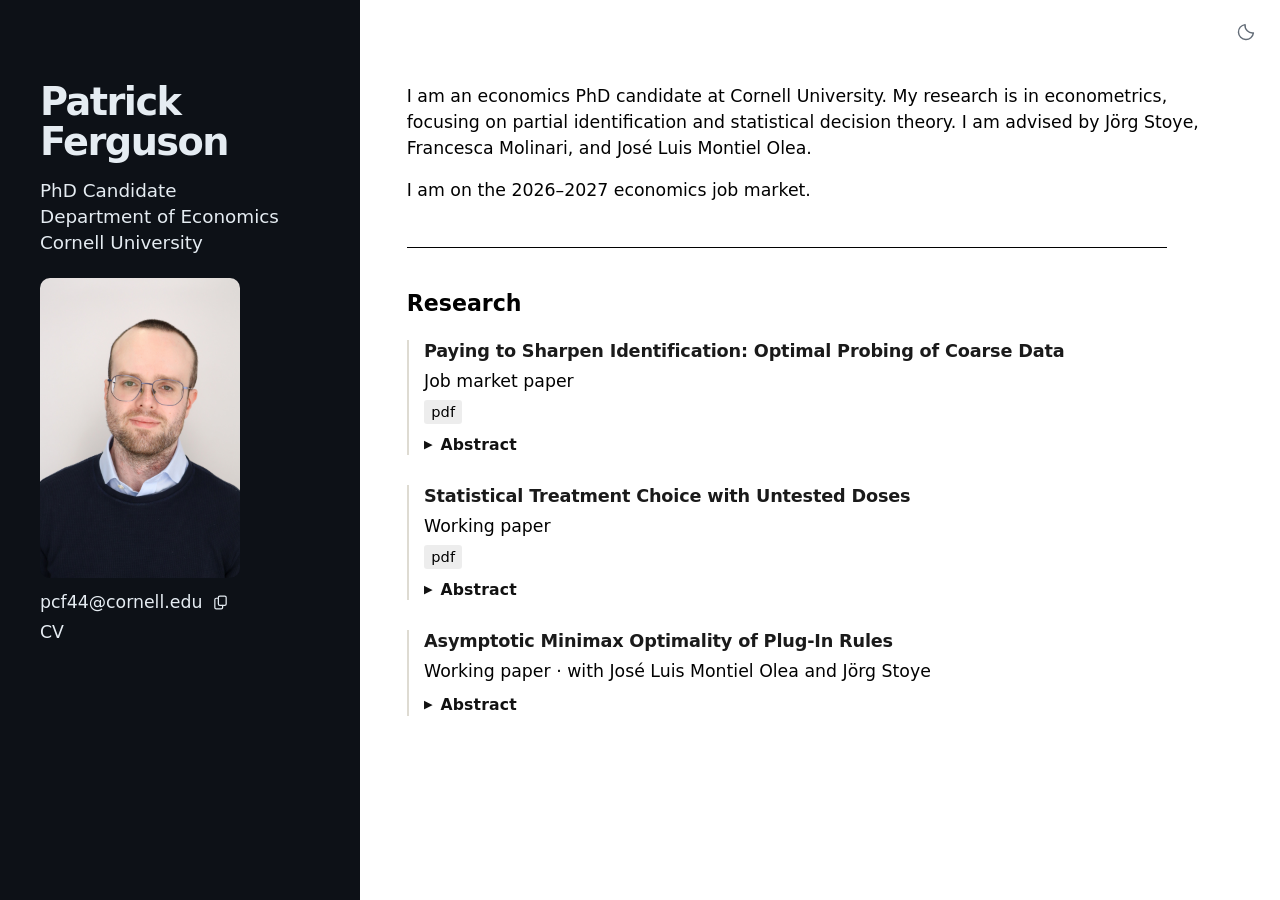
<file: index.html>
<!DOCTYPE html>
<html xmlns="http://www.w3.org/1999/xhtml" lang="en" xml:lang="en"><head>

<meta charset="utf-8">
<meta name="generator" content="quarto-1.9.38">

<meta name="viewport" content="width=device-width, initial-scale=1.0, user-scalable=yes">

<meta name="description" content="Patrick Ferguson is an economics PhD candidate at Cornell University. His research is in econometrics, focusing on partial identification and statistical decision theory.">

<title>Patrick Ferguson</title>
<style>
/* Default styles provided by pandoc.
** See https://pandoc.org/MANUAL.html#variables-for-html for config info.
*/
code{white-space: pre-wrap;}
span.smallcaps{font-variant: small-caps;}
div.columns{display: flex; gap: min(4vw, 1.5em);}
div.column{flex: auto; overflow-x: auto;}
div.hanging-indent{margin-left: 1.5em; text-indent: -1.5em;}
ul.task-list{list-style: none;}
ul.task-list li input[type="checkbox"] {
  width: 0.8em;
  margin: 0 0.8em 0.2em -1em; /* quarto-specific, see https://github.com/quarto-dev/quarto-cli/issues/4556 */ 
  vertical-align: middle;
}
</style>


<script src="site_libs/quarto-nav/quarto-nav.js"></script>
<script src="site_libs/clipboard/clipboard.min.js"></script>
<script src="site_libs/quarto-search/autocomplete.umd.js"></script>
<script src="site_libs/quarto-search/fuse.min.js"></script>
<script src="site_libs/quarto-search/quarto-search.js"></script>
<meta name="quarto:offset" content="./">
<link href="./favicon_3.svg" rel="icon" type="image/svg+xml">
<script src="site_libs/quarto-html/quarto.js" type="module"></script>
<script src="site_libs/quarto-html/tabsets/tabsets.js" type="module"></script>
<script src="site_libs/quarto-html/popper.min.js"></script>
<script src="site_libs/quarto-html/tippy.umd.min.js"></script>
<script src="site_libs/quarto-html/anchor.min.js"></script>
<link href="site_libs/quarto-html/tippy.css" rel="stylesheet">
<link href="site_libs/quarto-html/quarto-syntax-highlighting-15634bcf2e68342d4ad2dfa704d543f6.css" rel="stylesheet" id="quarto-text-highlighting-styles">
<script src="site_libs/bootstrap/bootstrap.min.js"></script>
<link href="site_libs/bootstrap/bootstrap-icons.css" rel="stylesheet">
<link href="site_libs/bootstrap/bootstrap-7cef84fe6ef0cf9919dc56c29799a4d2.min.css" rel="stylesheet" append-hash="true" id="quarto-bootstrap" data-mode="light">
<script id="quarto-search-options" type="application/json">{
  "location": "sidebar",
  "copy-button": false,
  "collapse-after": 3,
  "panel-placement": "start",
  "type": "textbox",
  "limit": 50,
  "keyboard-shortcut": [
    "f",
    "/",
    "s"
  ],
  "show-item-context": false,
  "language": {
    "search-no-results-text": "No results",
    "search-matching-documents-text": "matching documents",
    "search-copy-link-title": "Copy link to search",
    "search-hide-matches-text": "Hide additional matches",
    "search-more-match-text": "more match in this document",
    "search-more-matches-text": "more matches in this document",
    "search-clear-button-title": "Clear",
    "search-text-placeholder": "",
    "search-detached-cancel-button-title": "Cancel",
    "search-submit-button-title": "Submit",
    "search-label": "Search"
  }
}</script>
<!-- Add this file to format.html.include-in-header in your Quarto YAML. -->
<script>
(function () {
    "use strict";

    var root = document.documentElement;
    var storageKey = "patrick-ferguson-color-theme";
    var mobileLayout = window.matchMedia("(max-width: 640px)");
    var savedTheme = null;
    var button;

    function validTheme(value) {
        return value === "light" || value === "dark";
    }

    try {
        var stored = window.localStorage.getItem(storageKey);
        if (validTheme(stored)) savedTheme = stored;
    } catch (error) {
        // The control still works when browser storage is unavailable.
    }

    function applyTheme() {
        // Desktop starts with the dark sidebar and white reading area.
        // Mobile starts dark, independently of the device's color setting.
        var defaultTheme = mobileLayout.matches ? "dark" : "light";
        var theme = savedTheme || defaultTheme;
        root.setAttribute("data-site-theme", theme);

        if (button) {
            var label = theme === "dark" ? "Switch to light mode" : "Switch to dark mode";
            button.setAttribute("aria-label", label);
            button.setAttribute("title", label);
        }
    }

    // Run in the document head, before the page content is displayed.
    applyTheme();

    function mountButton() {
        if (document.getElementById("site-theme-toggle")) return;
        button = document.createElement("button");
        button.id = "site-theme-toggle";
        button.type = "button";
        button.className = "theme-toggle";
        button.innerHTML =
            '<svg class="theme-icon-moon" viewBox="0 0 24 24" aria-hidden="true" focusable="false">' +
            '<path d="M20.9 13.1A9 9 0 0 1 10.9 3.1 9 9 0 1 0 20.9 13.1Z"></path></svg>' +
            '<svg class="theme-icon-sun" viewBox="0 0 24 24" aria-hidden="true" focusable="false">' +
            '<circle cx="12" cy="12" r="4"></circle>' +
            '<path d="M12 2v2m0 16v2M2 12h2m16 0h2M4.9 4.9l1.4 1.4m11.4 11.4 1.4 1.4M4.9 19.1l1.4-1.4M17.7 6.3l1.4-1.4"></path></svg>';

        button.addEventListener("click", function () {
            savedTheme = root.getAttribute("data-site-theme") === "dark" ? "light" : "dark";
            try {
                window.localStorage.setItem(storageKey, savedTheme);
            } catch (error) {
                // Retain the selected theme for this page when storage is blocked.
            }
            applyTheme();
        });

        applyTheme();
        document.body.appendChild(button);
        root.classList.add("has-theme-toggle");
    }

    if (document.readyState === "loading") {
        document.addEventListener("DOMContentLoaded", mountButton, { once: true });
    } else {
        mountButton();
    }

    function onDefaultThemeChange() {
        if (!savedTheme) applyTheme();
    }
    if (mobileLayout.addEventListener) {
        mobileLayout.addEventListener("change", onDefaultThemeChange);
    } else if (mobileLayout.addListener) {
        mobileLayout.addListener(onDefaultThemeChange);
    }

    // Keep another open tab in sync with an explicit choice.
    window.addEventListener("storage", function (event) {
        if (event.key !== storageKey && event.key !== null) return;
        savedTheme = validTheme(event.newValue) ? event.newValue : null;
        applyTheme();
    });
})();
</script>


<meta property="og:title" content="Patrick Ferguson">
<meta property="og:description" content="Patrick Ferguson is an economics PhD candidate at Cornell University. His research is in econometrics, focusing on partial identification and statistical decision theory.">
<meta property="og:image" content="https://patrickcferguson.github.io/headshot-preview.png">
<meta property="og:site_name" content="Patrick Ferguson">
<meta property="og:image:alt" content="Patrick Ferguson">
</head>

<body class="quarto-light">

<div id="quarto-search-results"></div>
<!-- content -->
<div id="quarto-content" class="quarto-container page-columns page-rows-contents page-layout-full">
<!-- sidebar -->
<!-- margin-sidebar -->
    
<!-- main -->
<main class="content column-page" id="quarto-document-content"><header id="title-block-header" class="quarto-title-block"></header>




<style>
.profile-links .profile-link-separator {
  display: none;
}
@media (max-width: 640px) {
  .profile-links .profile-link-separator {
    display: inline;
    margin-inline: 7px;
  }
  .site-grid .profile-links .cv-link {
    margin-left: 0;
  }
}
</style>
<div class="site-grid">
<div class="side-col">
<div class="profile-name">
<p role="heading" aria-level="1">
Patrick Ferguson
</p>
</div>
<div class="profile-subtitle">
<p>
<span class="profile-role">PhD Candidate</span><br> <span class="profile-affiliation">Department of Economics<br> Cornell University</span>
</p>
</div>
<p><img src="headshot_September_15_70.jpg" class="profile-photo img-fluid" alt="Patrick Ferguson"></p>
<div class="profile-links">
<p><span class="email-row"> <a class="email-link" href="mailto:pcf44@cornell.edu">pcf44@cornell.edu</a> <button type="button" class="copy-email" data-email="pcf44@cornell.edu" aria-label="Copy email address" title="Copy email address"> <span class="copy-icon" aria-hidden="true"> <svg viewbox="0 0 24 24" focusable="false"> <rect x="9" y="3" width="11" height="13" rx="2"></rect> <path d="M15 16v3a2 2 0 0 1-2 2H6a2 2 0 0 1-2-2V8a2 2 0 0 1 2-2h3"></path> </svg> </span> <span class="copy-tooltip" role="status" aria-live="polite">Copied</span> </button> </span> <span class="profile-link-separator" aria-hidden="true">·</span> <a class="cv-link" href="Patrick_Ferguson_CV.pdf" target="_blank" rel="noopener">CV</a></p>
</div>
</div>
<div class="main-col">
<div class="mobile-about-label">
<p>About</p>
</div>
<div class="intro">
<p>I am an economics PhD candidate at Cornell University. My research is in econometrics, focusing on partial identification and statistical decision theory. I am advised by <a href="https://stoye.economics.cornell.edu/">Jörg Stoye</a>, <a href="https://francesca-molinari.github.io/">Francesca Molinari</a>, and <a href="https://joseluismontielolea.com/">José Luis Montiel Olea</a>.</p>
<p>I am on the 2026–2027 economics job market.</p>
</div>
<section id="research" class="level2">
<h2 class="anchored" data-anchor-id="research">Research</h2>
<section id="paying-to-sharpen-identification-optimal-probing-of-coarse-data" class="level3 paper-entry job-market-paper">
<h3 class="anchored" data-anchor-id="paying-to-sharpen-identification-optimal-probing-of-coarse-data">Paying to Sharpen Identification: Optimal Probing of Coarse Data</h3>
<div class="paper-status">
<p>Job market paper</p>
</div>
<div class="paper-download">
<p><a class="paper-pdf-link" href="Patrick_Ferguson_JMP.pdf" target="_blank" rel="noopener" aria-label="Read Paying to Sharpen Identification (PDF)">pdf</a></p>
</div>
<details class="paper-summary">
<summary><span>Abstract</span></summary>
<p>Observations that are rounded, mismeasured, missing, or otherwise coarsened can often be probed through follow-up questions, remeasurement, or linkage across data sources. This paper develops a framework for selecting which observations to probe under a budget constraint. The value of probing is measured by the reduction in identified-set diameter. For scalar expectations, and for univariate distributions under Wasserstein-1 distance, identified-set diameter decomposes into additive observation-level contributions. This decomposition yields a simple optimal nonrandomised probing rule: probe observations in decreasing order of expected diameter reduction per unit cost until the budget is exhausted. In a counterfactual survey-design application based on Manski and Straub’s (2000) analysis of worker expectations, targeting follow-up questions to the coarsest 25% of initially ambiguous responses captures 71% of the estimated identified-set diameter reduction attainable by questioning all respondents.</p>
<!-- I develop a framework for allocating costly refinement of coarse data to reduce identification uncertainty.
For a broad class of expectation and distributional targets, identified-set diameter decomposes into observation-level
contributions, yielding a simple rule: probe observations in decreasing order of expected diameter reduction per unit
cost. I apply the rule to a survey-design problem -->
</details>
</section>
<section id="statistical-treatment-choice-with-untested-doses" class="level3 paper-entry">
<h3 class="anchored" data-anchor-id="statistical-treatment-choice-with-untested-doses">Statistical Treatment Choice with Untested Doses</h3>
<div class="paper-status">
<p>Working paper</p>
</div>
<div class="paper-download">
<p><a class="paper-pdf-link" href="Patrick_Ferguson_Dose_Choice.pdf" target="_blank" rel="noopener" aria-label="Read Statistical Treatment Choice with Untested Doses (PDF)">pdf</a></p>
</div>
<details class="paper-summary">
<summary>
<span>Abstract</span>
</summary>
<p>I extend <a href="https://pubmed.ncbi.nlm.nih.gov/39316820/">Manski’s (2025)</a> limited-trial dose-choice model to a finite-sample statistical decision setting. A decision-maker chooses from a finite ordered menu of doses to balance efficacy against adverse effects and dose-specific costs, but trial data are observed only for a subset of these doses. Outcome distributions at untested doses are constrained by the assumption that efficacy and adverse effects are weakly increasing in dose, and are hence partially identified. I show that a plug-in rule based on any feasible uniformly mean-consistent estimator is asymptotically minimax-regret optimal. A constrained maximum likelihood estimator satisfies this uniform mean consistency, and the finite-sample suboptimality gap is <math style="font-family: inherit; font-weight: inherit;"><mi mathvariant="normal" style="font-style: italic;">O</mi><mo>(</mo><msubsup><mi mathvariant="normal" style="font-style: italic;">n</mi><mi>min</mi><mrow><mo>−</mo><mn>1</mn><mo>/</mo><mn>2</mn></mrow></msubsup><mo>)</mo></math>, where <math style="font-family: inherit; font-weight: inherit;"><msub><mi mathvariant="normal" style="font-style: italic;">n</mi><mi>min</mi></msub></math> is the smallest per-arm sample size in the trial. This plug-in problem can be formulated as a linear program.<br>
<!-- Building on [Manski’s (2025)](https://pubmed.ncbi.nlm.nih.gov/39316820/) limited-trial framework, this paper studies optimal dose choice when trial data are available for only some of the doses available to the decision-maker, but monotonicity of efficacy and adverse effects partially identifies outcomes at untested doses. I show that a plug-in decision rule is asymptotically minimax-regret optimal and can be computed as the solution to a simple linear program. --></p>
</details>
</section>
<section id="asymptotic-minimax-optimality-of-plug-in-rules" class="level3 paper-entry">
<h3 class="anchored" data-anchor-id="asymptotic-minimax-optimality-of-plug-in-rules">Asymptotic Minimax Optimality of Plug-In Rules</h3>
<div class="paper-status">
<p>Working paper · with <a href="https://joseluismontielolea.com/">José Luis Montiel Olea</a> and <a href="https://stoye.economics.cornell.edu/">Jörg Stoye</a></p>
</div>
<details class="paper-summary">
<summary>
<span>Abstract</span>
</summary>
<p>We provide finite-sample and asymptotic minimax optimality guarantees for a wide class of plug-in rules. Minimax optimal decision rules are often computationally infeasible in practice. Plug-in, or as-if, rules are an intuitively appealing alternative class of rules that solve the population problem as if an estimate of the payoff-relevant parameter were the true value. We show that when the loss function <i>L</i>(<i>a</i>,<i>θ</i>) is uniformly bounded and the family of mappings <i>θ</i> ↦ <i>L</i>(<i>a</i>,<i>θ</i>) is uniformly equicontinuous, plug-in rules using uniformly consistent estimators are asymptotically minimax optimal. We also derive finite-sample bounds on plug-in maximum risk from bounds on estimator performance. Moreover, we show that under relatively general conditions, these results extend to partially identified settings, in which the plug-in is obtained by first profiling the loss with respect to the unidentified parameter.</p>
<!-- We provide finite-sample and asymptotic minimax optimality guarantees for plug-in decision rules when loss functions are bounded and uniformly continuous, and estimators are uniformly consistent. We also extend the results to partially identified settings, where the plug-in rule is obtained by profiling the loss over the unidentified parameter. -->
</details>
</section>
</section>
</div>
</div>
<script>
document.addEventListener("DOMContentLoaded", () => {
  const button = document.querySelector(".copy-email");
  if (!button) return;

  const copyText = async (text) => {
    if (navigator.clipboard && window.isSecureContext) {
      await navigator.clipboard.writeText(text);
      return;
    }

    const textarea = document.createElement("textarea");
    textarea.value = text;
    textarea.setAttribute("readonly", "");
    textarea.style.position = "fixed";
    textarea.style.opacity = "0";
    document.body.appendChild(textarea);
    textarea.select();
    document.execCommand("copy");
    textarea.remove();
  };

  button.addEventListener("click", async () => {
    try {
      await copyText(button.dataset.email);
      button.classList.add("copied");
      button.setAttribute("aria-label", "Email address copied");
      button.removeAttribute("title");

      window.setTimeout(() => {
        button.classList.remove("copied");
        button.setAttribute("aria-label", "Copy email address");
        button.setAttribute("title", "Copy email address");
      }, 1600);
    } catch (error) {
      console.error("Could not copy email address.", error);
    }
  });
});
</script>
<!-- Mobile layout studio: portrait wrapping only below 641px. -->
<script>
function applyMobileLayout(config, doc = document) {
  let context = doc.__mobileLayoutContext;
  if (!context) {
    const photo = doc.querySelector('.profile-photo');
    const intro = doc.querySelector('.intro');
    if (!photo || !intro) return;
    const wrapper = photo.closest('p');
    const marker = doc.createComment('original portrait position');
    wrapper.parentNode.insertBefore(marker, wrapper);
    context = doc.__mobileLayoutContext = {wrapper, marker, intro, config};
    const media = doc.defaultView.matchMedia('(max-width: 640px)');
    const update = () => {
      const wrap = media.matches && context.config.layout.startsWith('wrap');
      if (wrap) {
        context.wrapper.classList.add('studio-floating-photo');
        context.intro.insertBefore(context.wrapper, context.intro.firstChild);
      } else {
        context.wrapper.classList.remove('studio-floating-photo');
        context.marker.parentNode.insertBefore(context.wrapper, context.marker.nextSibling);
      }
    };
    context.update = update;
    media.addEventListener('change', update);
  }
  context.config = config;
  context.update();
}
document.addEventListener("DOMContentLoaded", () => applyMobileLayout({"layout":"wrap-right"}));
</script>
<!-- Allow ordinary drag selection; prevent distant double/triple-click selection. -->
<script>
document.addEventListener("mousedown", (event) => {
  // A first press must keep its native behavior so dragging can start in whitespace.
  if (event.button !== 0 || event.detail < 2 || !(event.target instanceof Element)) return;
  if (event.target.closest("a, button, summary, input, textarea, select, label, [contenteditable], iframe")) return;

  let node, offset;
  if (document.caretPositionFromPoint) {
    const caret = document.caretPositionFromPoint(event.clientX, event.clientY);
    if (caret) { node = caret.offsetNode; offset = caret.offset; }
  } else if (document.caretRangeFromPoint) {
    const caret = document.caretRangeFromPoint(event.clientX, event.clientY);
    if (caret) { node = caret.startContainer; offset = caret.startOffset; }
  }

  // Leave selection native if this browser cannot resolve a caret at the pointer.
  if (!node) return;

  const tolerance = 8; // CSS pixels: allow clicks just outside the text.
  let nearText = false;
  if (node.nodeType === Node.TEXT_NODE) {
    const style = getComputedStyle(node.parentElement);
    if (style.visibility === "visible" && style.display !== "none") {
      for (const index of [offset - 1, offset]) {
        if (index < 0 || index >= node.length) continue;
        const range = document.createRange();
        range.setStart(node, index);
        range.setEnd(node, index + 1);
        for (const rect of range.getClientRects()) {
          if (rect.width > 0 && rect.height > 0 &&
              event.clientX >= rect.left - tolerance && event.clientX <= rect.right + tolerance &&
              event.clientY >= rect.top - tolerance && event.clientY <= rect.bottom + tolerance) {
            nearText = true;
            break;
          }
        }
        if (nearText) break;
      }
    }
  }

  if (!nearText) {
    event.preventDefault();
    window.getSelection()?.removeAllRanges();
  }
}, true);
</script>



</main> <!-- /main -->
<script id="quarto-html-after-body" type="application/javascript">
  window.document.addEventListener("DOMContentLoaded", function (event) {
    const icon = "";
    const anchorJS = new window.AnchorJS();
    anchorJS.options = {
      placement: 'right',
      icon: icon
    };
    anchorJS.add('.anchored');
    const isCodeAnnotation = (el) => {
      for (const clz of el.classList) {
        if (clz.startsWith('code-annotation-')) {                     
          return true;
        }
      }
      return false;
    }
    const onCopySuccess = function(e) {
      // button target
      const button = e.trigger;
      // don't keep focus
      button.blur();
      // flash "checked"
      button.classList.add('code-copy-button-checked');
      var currentTitle = button.getAttribute("title");
      button.setAttribute("title", "Copied!");
      let tooltip;
      if (window.bootstrap) {
        button.setAttribute("data-bs-toggle", "tooltip");
        button.setAttribute("data-bs-placement", "left");
        button.setAttribute("data-bs-title", "Copied!");
        tooltip = new bootstrap.Tooltip(button, 
          { trigger: "manual", 
            customClass: "code-copy-button-tooltip",
            offset: [0, -8]});
        tooltip.show();    
      }
      setTimeout(function() {
        if (tooltip) {
          tooltip.hide();
          button.removeAttribute("data-bs-title");
          button.removeAttribute("data-bs-toggle");
          button.removeAttribute("data-bs-placement");
        }
        button.setAttribute("title", currentTitle);
        button.classList.remove('code-copy-button-checked');
      }, 1000);
      // clear code selection
      e.clearSelection();
    }
    const getTextToCopy = function(trigger) {
      const outerScaffold = trigger.parentElement.cloneNode(true);
      const codeEl = outerScaffold.querySelector('code');
      for (const childEl of codeEl.children) {
        if (isCodeAnnotation(childEl)) {
          childEl.remove();
        }
      }
      return codeEl.innerText;
    }
    const clipboard = new window.ClipboardJS('.code-copy-button:not([data-in-quarto-modal])', {
      text: getTextToCopy
    });
    clipboard.on('success', onCopySuccess);
    if (window.document.getElementById('quarto-embedded-source-code-modal')) {
      const clipboardModal = new window.ClipboardJS('.code-copy-button[data-in-quarto-modal]', {
        text: getTextToCopy,
        container: window.document.getElementById('quarto-embedded-source-code-modal')
      });
      clipboardModal.on('success', onCopySuccess);
    }
      var localhostRegex = new RegExp(/^(?:http|https):\/\/localhost\:?[0-9]*\//);
      var mailtoRegex = new RegExp(/^mailto:/);
        var filterRegex = new RegExp("https:\/\/patrickcferguson\.github\.io\/");
      var isInternal = (href) => {
          return filterRegex.test(href) || localhostRegex.test(href) || mailtoRegex.test(href);
      }
      // Inspect non-navigation links and adorn them if external
     var links = window.document.querySelectorAll('a[href]:not(.nav-link):not(.navbar-brand):not(.toc-action):not(.sidebar-link):not(.sidebar-item-toggle):not(.pagination-link):not(.no-external):not([aria-hidden]):not(.dropdown-item):not(.quarto-navigation-tool):not(.about-link)');
      for (var i=0; i<links.length; i++) {
        const link = links[i];
        if (!isInternal(link.href)) {
          // undo the damage that might have been done by quarto-nav.js in the case of
          // links that we want to consider external
          if (link.dataset.originalHref !== undefined) {
            link.href = link.dataset.originalHref;
          }
            // target, if specified
            link.setAttribute("target", "_blank");
            if (link.getAttribute("rel") === null) {
              link.setAttribute("rel", "noopener");
            }
        }
      }
    function tippyHover(el, contentFn, onTriggerFn, onUntriggerFn) {
      const config = {
        allowHTML: true,
        maxWidth: 500,
        delay: 100,
        arrow: false,
        appendTo: function(el) {
            return el.parentElement;
        },
        interactive: true,
        interactiveBorder: 10,
        theme: 'quarto',
        placement: 'bottom-start',
      };
      if (contentFn) {
        config.content = contentFn;
      }
      if (onTriggerFn) {
        config.onTrigger = onTriggerFn;
      }
      if (onUntriggerFn) {
        config.onUntrigger = onUntriggerFn;
      }
      window.tippy(el, config); 
    }
    const noterefs = window.document.querySelectorAll('a[role="doc-noteref"]');
    for (var i=0; i<noterefs.length; i++) {
      const ref = noterefs[i];
      tippyHover(ref, function() {
        // use id or data attribute instead here
        let href = ref.getAttribute('data-footnote-href') || ref.getAttribute('href');
        try { href = new URL(href).hash; } catch {}
        const id = href.replace(/^#\/?/, "");
        const note = window.document.getElementById(id);
        if (note) {
          return note.innerHTML;
        } else {
          return "";
        }
      });
    }
    const xrefs = window.document.querySelectorAll('a.quarto-xref');
    const processXRef = (id, note) => {
      // Strip column container classes
      const stripColumnClz = (el) => {
        el.classList.remove("page-full", "page-columns");
        if (el.children) {
          for (const child of el.children) {
            stripColumnClz(child);
          }
        }
      }
      stripColumnClz(note)
      if (id === null || id.startsWith('sec-')) {
        // Special case sections, only their first couple elements
        const container = document.createElement("div");
        if (note.children && note.children.length > 2) {
          container.appendChild(note.children[0].cloneNode(true));
          for (let i = 1; i < note.children.length; i++) {
            const child = note.children[i];
            if (child.tagName === "P" && child.innerText === "") {
              continue;
            } else {
              container.appendChild(child.cloneNode(true));
              break;
            }
          }
          if (window.Quarto?.typesetMath) {
            window.Quarto.typesetMath(container);
          }
          return container.innerHTML
        } else {
          if (window.Quarto?.typesetMath) {
            window.Quarto.typesetMath(note);
          }
          return note.innerHTML;
        }
      } else {
        // Remove any anchor links if they are present
        const anchorLink = note.querySelector('a.anchorjs-link');
        if (anchorLink) {
          anchorLink.remove();
        }
        if (window.Quarto?.typesetMath) {
          window.Quarto.typesetMath(note);
        }
        if (note.classList.contains("callout")) {
          return note.outerHTML;
        } else {
          return note.innerHTML;
        }
      }
    }
    for (var i=0; i<xrefs.length; i++) {
      const xref = xrefs[i];
      tippyHover(xref, undefined, function(instance) {
        instance.disable();
        let url = xref.getAttribute('href');
        let hash = undefined; 
        if (url.startsWith('#')) {
          hash = url;
        } else {
          try { hash = new URL(url).hash; } catch {}
        }
        if (hash) {
          const id = hash.replace(/^#\/?/, "");
          const note = window.document.getElementById(id);
          if (note !== null) {
            try {
              const html = processXRef(id, note.cloneNode(true));
              instance.setContent(html);
            } finally {
              instance.enable();
              instance.show();
            }
          } else {
            // See if we can fetch this
            fetch(url.split('#')[0])
            .then(res => res.text())
            .then(html => {
              const parser = new DOMParser();
              const htmlDoc = parser.parseFromString(html, "text/html");
              const note = htmlDoc.getElementById(id);
              if (note !== null) {
                const html = processXRef(id, note);
                instance.setContent(html);
              } 
            }).finally(() => {
              instance.enable();
              instance.show();
            });
          }
        } else {
          // See if we can fetch a full url (with no hash to target)
          // This is a special case and we should probably do some content thinning / targeting
          fetch(url)
          .then(res => res.text())
          .then(html => {
            const parser = new DOMParser();
            const htmlDoc = parser.parseFromString(html, "text/html");
            const note = htmlDoc.querySelector('main.content');
            if (note !== null) {
              // This should only happen for chapter cross references
              // (since there is no id in the URL)
              // remove the first header
              if (note.children.length > 0 && note.children[0].tagName === "HEADER") {
                note.children[0].remove();
              }
              const html = processXRef(null, note);
              instance.setContent(html);
            } 
          }).finally(() => {
            instance.enable();
            instance.show();
          });
        }
      }, function(instance) {
      });
    }
        let selectedAnnoteEl;
        const selectorForAnnotation = ( cell, annotation) => {
          let cellAttr = 'data-code-cell="' + cell + '"';
          let lineAttr = 'data-code-annotation="' +  annotation + '"';
          const selector = 'span[' + cellAttr + '][' + lineAttr + ']';
          return selector;
        }
        const selectCodeLines = (annoteEl) => {
          const doc = window.document;
          const targetCell = annoteEl.getAttribute("data-target-cell");
          const targetAnnotation = annoteEl.getAttribute("data-target-annotation");
          const annoteSpan = window.document.querySelector(selectorForAnnotation(targetCell, targetAnnotation));
          const lines = annoteSpan.getAttribute("data-code-lines").split(",");
          const lineIds = lines.map((line) => {
            return targetCell + "-" + line;
          })
          let top = null;
          let height = null;
          let parent = null;
          if (lineIds.length > 0) {
              //compute the position of the single el (top and bottom and make a div)
              const el = window.document.getElementById(lineIds[0]);
              top = el.offsetTop;
              height = el.offsetHeight;
              parent = el.parentElement.parentElement;
            if (lineIds.length > 1) {
              const lastEl = window.document.getElementById(lineIds[lineIds.length - 1]);
              const bottom = lastEl.offsetTop + lastEl.offsetHeight;
              height = bottom - top;
            }
            if (top !== null && height !== null && parent !== null) {
              // cook up a div (if necessary) and position it 
              let div = window.document.getElementById("code-annotation-line-highlight");
              if (div === null) {
                div = window.document.createElement("div");
                div.setAttribute("id", "code-annotation-line-highlight");
                div.style.position = 'absolute';
                parent.appendChild(div);
              }
              div.style.top = top - 2 + "px";
              div.style.height = height + 4 + "px";
              div.style.left = 0;
              let gutterDiv = window.document.getElementById("code-annotation-line-highlight-gutter");
              if (gutterDiv === null) {
                gutterDiv = window.document.createElement("div");
                gutterDiv.setAttribute("id", "code-annotation-line-highlight-gutter");
                gutterDiv.style.position = 'absolute';
                const codeCell = window.document.getElementById(targetCell);
                const gutter = codeCell.querySelector('.code-annotation-gutter');
                gutter.appendChild(gutterDiv);
              }
              gutterDiv.style.top = top - 2 + "px";
              gutterDiv.style.height = height + 4 + "px";
            }
            selectedAnnoteEl = annoteEl;
          }
        };
        const unselectCodeLines = () => {
          const elementsIds = ["code-annotation-line-highlight", "code-annotation-line-highlight-gutter"];
          elementsIds.forEach((elId) => {
            const div = window.document.getElementById(elId);
            if (div) {
              div.remove();
            }
          });
          selectedAnnoteEl = undefined;
        };
          // Handle positioning of the toggle
      window.addEventListener(
        "resize",
        throttle(() => {
          elRect = undefined;
          if (selectedAnnoteEl) {
            selectCodeLines(selectedAnnoteEl);
          }
        }, 10)
      );
      function throttle(fn, ms) {
      let throttle = false;
      let timer;
        return (...args) => {
          if(!throttle) { // first call gets through
              fn.apply(this, args);
              throttle = true;
          } else { // all the others get throttled
              if(timer) clearTimeout(timer); // cancel #2
              timer = setTimeout(() => {
                fn.apply(this, args);
                timer = throttle = false;
              }, ms);
          }
        };
      }
        // Attach click handler to the DT
        const annoteDls = window.document.querySelectorAll('dt[data-target-cell]');
        for (const annoteDlNode of annoteDls) {
          annoteDlNode.addEventListener('click', (event) => {
            const clickedEl = event.target;
            if (clickedEl !== selectedAnnoteEl) {
              unselectCodeLines();
              const activeEl = window.document.querySelector('dt[data-target-cell].code-annotation-active');
              if (activeEl) {
                activeEl.classList.remove('code-annotation-active');
              }
              selectCodeLines(clickedEl);
              clickedEl.classList.add('code-annotation-active');
            } else {
              // Unselect the line
              unselectCodeLines();
              clickedEl.classList.remove('code-annotation-active');
            }
          });
        }
    const findCites = (el) => {
      const parentEl = el.parentElement;
      if (parentEl) {
        const cites = parentEl.dataset.cites;
        if (cites) {
          return {
            el,
            cites: cites.split(' ')
          };
        } else {
          return findCites(el.parentElement)
        }
      } else {
        return undefined;
      }
    };
    var bibliorefs = window.document.querySelectorAll('a[role="doc-biblioref"]');
    for (var i=0; i<bibliorefs.length; i++) {
      const ref = bibliorefs[i];
      const citeInfo = findCites(ref);
      if (citeInfo) {
        tippyHover(citeInfo.el, function() {
          var popup = window.document.createElement('div');
          citeInfo.cites.forEach(function(cite) {
            var citeDiv = window.document.createElement('div');
            citeDiv.classList.add('hanging-indent');
            citeDiv.classList.add('csl-entry');
            var biblioDiv = window.document.getElementById('ref-' + cite);
            if (biblioDiv) {
              citeDiv.innerHTML = biblioDiv.innerHTML;
            }
            popup.appendChild(citeDiv);
          });
          return popup.innerHTML;
        });
      }
    }
  });
  </script>
</div> <!-- /content -->




</body></html>
</file>
<file: site_libs/quarto-html/tippy.css>
.tippy-box[data-animation=fade][data-state=hidden]{opacity:0}[data-tippy-root]{max-width:calc(100vw - 10px)}.tippy-box{position:relative;background-color:#333;color:#fff;border-radius:4px;font-size:14px;line-height:1.4;white-space:normal;outline:0;transition-property:transform,visibility,opacity}.tippy-box[data-placement^=top]>.tippy-arrow{bottom:0}.tippy-box[data-placement^=top]>.tippy-arrow:before{bottom:-7px;left:0;border-width:8px 8px 0;border-top-color:initial;transform-origin:center top}.tippy-box[data-placement^=bottom]>.tippy-arrow{top:0}.tippy-box[data-placement^=bottom]>.tippy-arrow:before{top:-7px;left:0;border-width:0 8px 8px;border-bottom-color:initial;transform-origin:center bottom}.tippy-box[data-placement^=left]>.tippy-arrow{right:0}.tippy-box[data-placement^=left]>.tippy-arrow:before{border-width:8px 0 8px 8px;border-left-color:initial;right:-7px;transform-origin:center left}.tippy-box[data-placement^=right]>.tippy-arrow{left:0}.tippy-box[data-placement^=right]>.tippy-arrow:before{left:-7px;border-width:8px 8px 8px 0;border-right-color:initial;transform-origin:center right}.tippy-box[data-inertia][data-state=visible]{transition-timing-function:cubic-bezier(.54,1.5,.38,1.11)}.tippy-arrow{width:16px;height:16px;color:#333}.tippy-arrow:before{content:"";position:absolute;border-color:transparent;border-style:solid}.tippy-content{position:relative;padding:5px 9px;z-index:1}
</file>
<file: site_libs/quarto-html/quarto-syntax-highlighting-15634bcf2e68342d4ad2dfa704d543f6.css>
/* quarto syntax highlight colors */
:root {
  --quarto-hl-ot-color: #003B4F;
  --quarto-hl-at-color: #657422;
  --quarto-hl-ss-color: #20794D;
  --quarto-hl-an-color: #5E5E5E;
  --quarto-hl-fu-color: #4758AB;
  --quarto-hl-st-color: #20794D;
  --quarto-hl-cf-color: #003B4F;
  --quarto-hl-op-color: #5E5E5E;
  --quarto-hl-er-color: #AD0000;
  --quarto-hl-bn-color: #AD0000;
  --quarto-hl-al-color: #AD0000;
  --quarto-hl-va-color: #111111;
  --quarto-hl-bu-color: inherit;
  --quarto-hl-ex-color: inherit;
  --quarto-hl-pp-color: #AD0000;
  --quarto-hl-in-color: #5E5E5E;
  --quarto-hl-vs-color: #20794D;
  --quarto-hl-wa-color: #5E5E5E;
  --quarto-hl-do-color: #5E5E5E;
  --quarto-hl-im-color: #00769E;
  --quarto-hl-ch-color: #20794D;
  --quarto-hl-dt-color: #AD0000;
  --quarto-hl-fl-color: #AD0000;
  --quarto-hl-co-color: #5E5E5E;
  --quarto-hl-cv-color: #5E5E5E;
  --quarto-hl-cn-color: #8f5902;
  --quarto-hl-sc-color: #5E5E5E;
  --quarto-hl-dv-color: #AD0000;
  --quarto-hl-kw-color: #003B4F;
}

/* other quarto variables */
:root {
  --quarto-font-monospace: SFMono-Regular, Menlo, Monaco, Consolas, "Liberation Mono", "Courier New", monospace;
}

/* syntax highlight based on Pandoc's rules */
pre > code.sourceCode > span {
  color: #003B4F;
}

code.sourceCode > span {
  color: #003B4F;
}

div.sourceCode,
div.sourceCode pre.sourceCode {
  color: #003B4F;
}

/* Normal */
code span {
  color: #003B4F;
}

/* Alert */
code span.al {
  color: #AD0000;
  font-style: inherit;
}

/* Annotation */
code span.an {
  color: #5E5E5E;
  font-style: inherit;
}

/* Attribute */
code span.at {
  color: #657422;
  font-style: inherit;
}

/* BaseN */
code span.bn {
  color: #AD0000;
  font-style: inherit;
}

/* BuiltIn */
code span.bu {
  font-style: inherit;
}

/* ControlFlow */
code span.cf {
  color: #003B4F;
  font-weight: bold;
  font-style: inherit;
}

/* Char */
code span.ch {
  color: #20794D;
  font-style: inherit;
}

/* Constant */
code span.cn {
  color: #8f5902;
  font-style: inherit;
}

/* Comment */
code span.co {
  color: #5E5E5E;
  font-style: inherit;
}

/* CommentVar */
code span.cv {
  color: #5E5E5E;
  font-style: italic;
}

/* Documentation */
code span.do {
  color: #5E5E5E;
  font-style: italic;
}

/* DataType */
code span.dt {
  color: #AD0000;
  font-style: inherit;
}

/* DecVal */
code span.dv {
  color: #AD0000;
  font-style: inherit;
}

/* Error */
code span.er {
  color: #AD0000;
  font-style: inherit;
}

/* Extension */
code span.ex {
  font-style: inherit;
}

/* Float */
code span.fl {
  color: #AD0000;
  font-style: inherit;
}

/* Function */
code span.fu {
  color: #4758AB;
  font-style: inherit;
}

/* Import */
code span.im {
  color: #00769E;
  font-style: inherit;
}

/* Information */
code span.in {
  color: #5E5E5E;
  font-style: inherit;
}

/* Keyword */
code span.kw {
  color: #003B4F;
  font-weight: bold;
  font-style: inherit;
}

/* Operator */
code span.op {
  color: #5E5E5E;
  font-style: inherit;
}

/* Other */
code span.ot {
  color: #003B4F;
  font-style: inherit;
}

/* Preprocessor */
code span.pp {
  color: #AD0000;
  font-style: inherit;
}

/* SpecialChar */
code span.sc {
  color: #5E5E5E;
  font-style: inherit;
}

/* SpecialString */
code span.ss {
  color: #20794D;
  font-style: inherit;
}

/* String */
code span.st {
  color: #20794D;
  font-style: inherit;
}

/* Variable */
code span.va {
  color: #111111;
  font-style: inherit;
}

/* VerbatimString */
code span.vs {
  color: #20794D;
  font-style: inherit;
}

/* Warning */
code span.wa {
  color: #5E5E5E;
  font-style: italic;
}

.prevent-inlining {
  content: "</";
}

/*# sourceMappingURL=f23921c56f73e400b49028c9186a1aa0.css.map */
</file>
